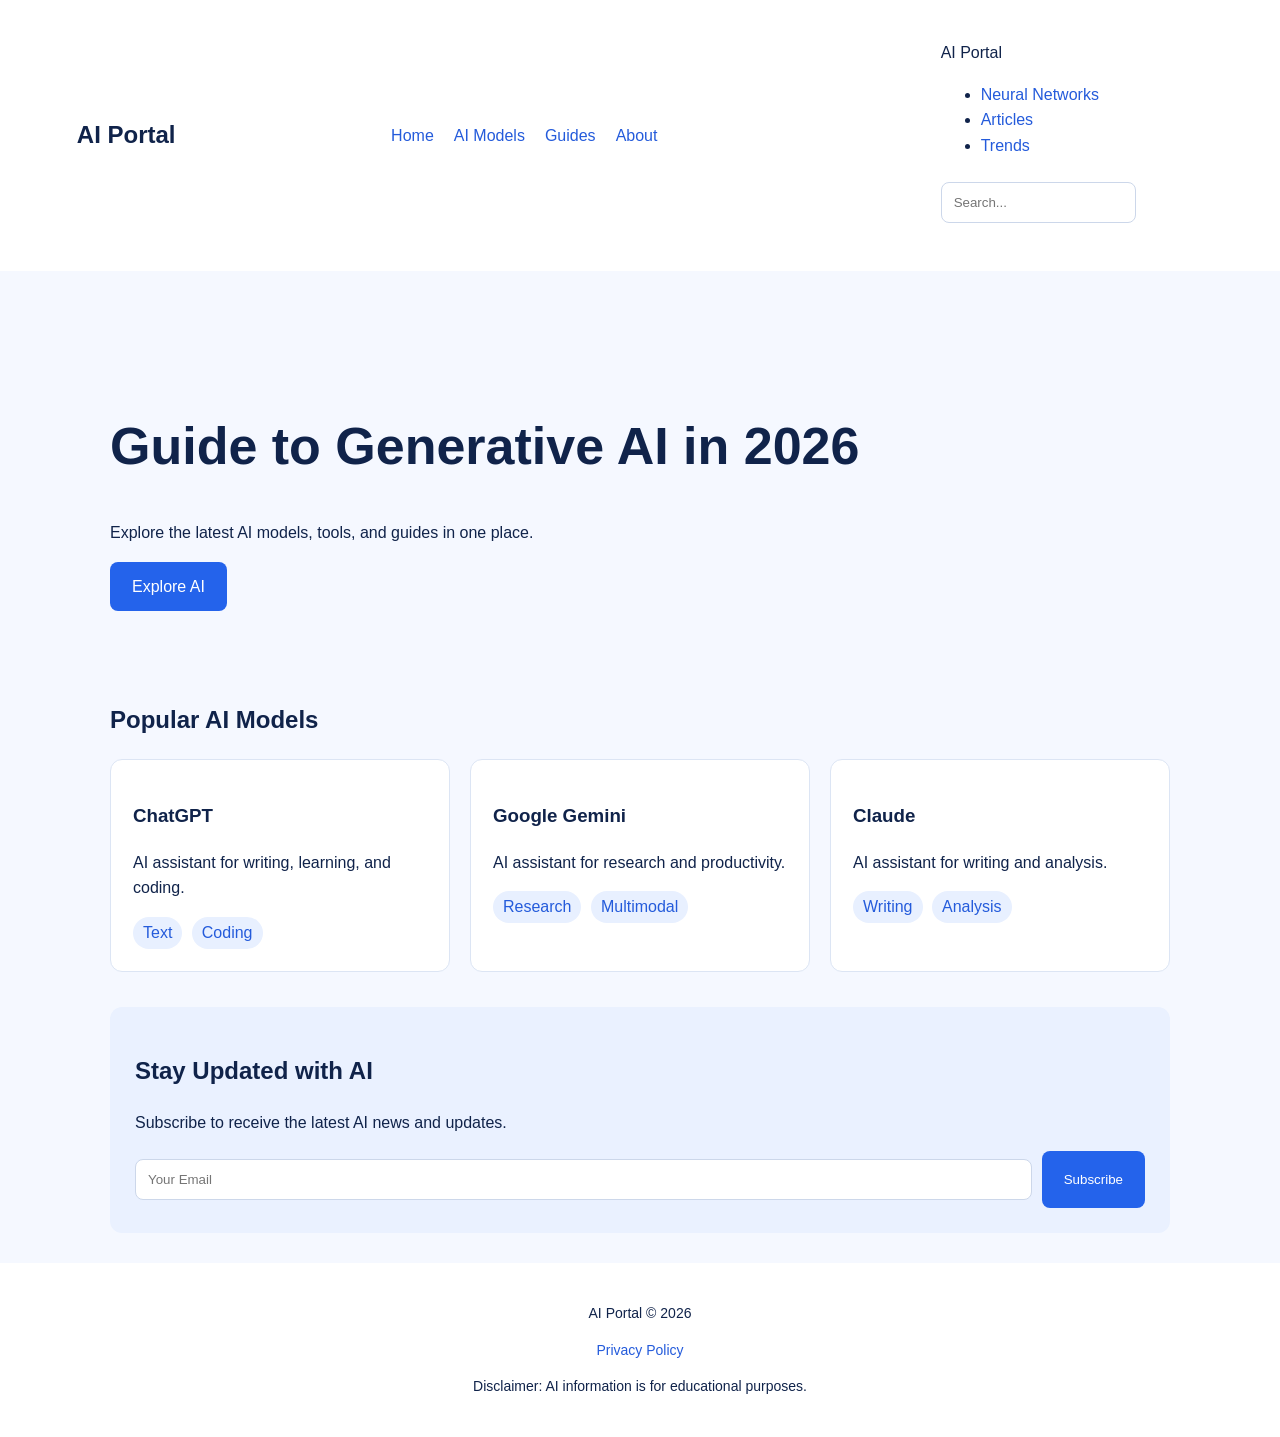
<file: index.html>
<!DOCTYPE html>
<html lang="en">
<head>
  <meta charset="UTF-8">
  <meta name="viewport" content="width=device-width, initial-scale=1.0">
  <title>AI Portal</title>
  <link rel="stylesheet" href="style.css">
</head>
<body>
  <header>
    <h2>AI Portal</h2>
    <nav>
      <a href="#home">Home</a>
      <a href="#models">AI Models</a>
      <a href="#guides">Guides</a>
      <a href="#about">About</a>
    </nav>
    <header class="header">
  <div class="container">
    <div class="logo">AI Portal</div>
    
    <!-- Навигация с рубрикатором -->
    <nav class="nav">
      <ul class="nav-list" id="navList">
        <li><a href="#">Neural Networks</a></li>
        <li><a href="#">Articles</a></li>
        <li><a href="#">Trends</a></li>
      </ul>
    </nav>

    <!-- Поиск -->
    <div class="search-box">
      <input type="text" placeholder="Search...">
    </div>

    <!-- Иконка «бургер» из трех полосок -->
    <div class="burger-menu" id="burgerBtn">
      <span></span>
      <span></span>
      <span></span>
    </div>
  </div>
</header>
  </header>

  <main>
    <section class="hero" id="home">
      <h1>Guide to Generative AI in 2026</h1>
      <p>Explore the latest AI models, tools, and guides in one place.</p>
      <a class="button" href="#models">Explore AI</a>
    </section>

    <section id="models">
      <h2>Popular AI Models</h2>
      <div class="cards">
        <article class="card">
          <h3>ChatGPT</h3>
          <p>AI assistant for writing, learning, and coding.</p>
          <span>Text</span> <span>Coding</span>
        </article>
        <article class="card">
          <h3>Google Gemini</h3>
          <p>AI assistant for research and productivity.</p>
          <span>Research</span> <span>Multimodal</span>
        </article>
        <article class="card">
          <h3>Claude</h3>
          <p>AI assistant for writing and analysis.</p>
          <span>Writing</span> <span>Analysis</span>
        </article>
      </div>
    </section>

    <section class="subscribe" id="guides">
      <h2>Stay Updated with AI</h2>
      <p>Subscribe to receive the latest AI news and updates.</p>
      <form onsubmit="event.preventDefault(); alert('Thank you for subscribing!');">
        <input type="email" placeholder="Your Email" required>
        <button type="submit">Subscribe</button>
      </form>
    </section>
  </main>

  <footer id="about">
    <p>AI Portal © 2026</p>
    <a href="#about">Privacy Policy</a>
    <p>Disclaimer: AI information is for educational purposes.</p>
  </footer>
</body>
</html>
</file>
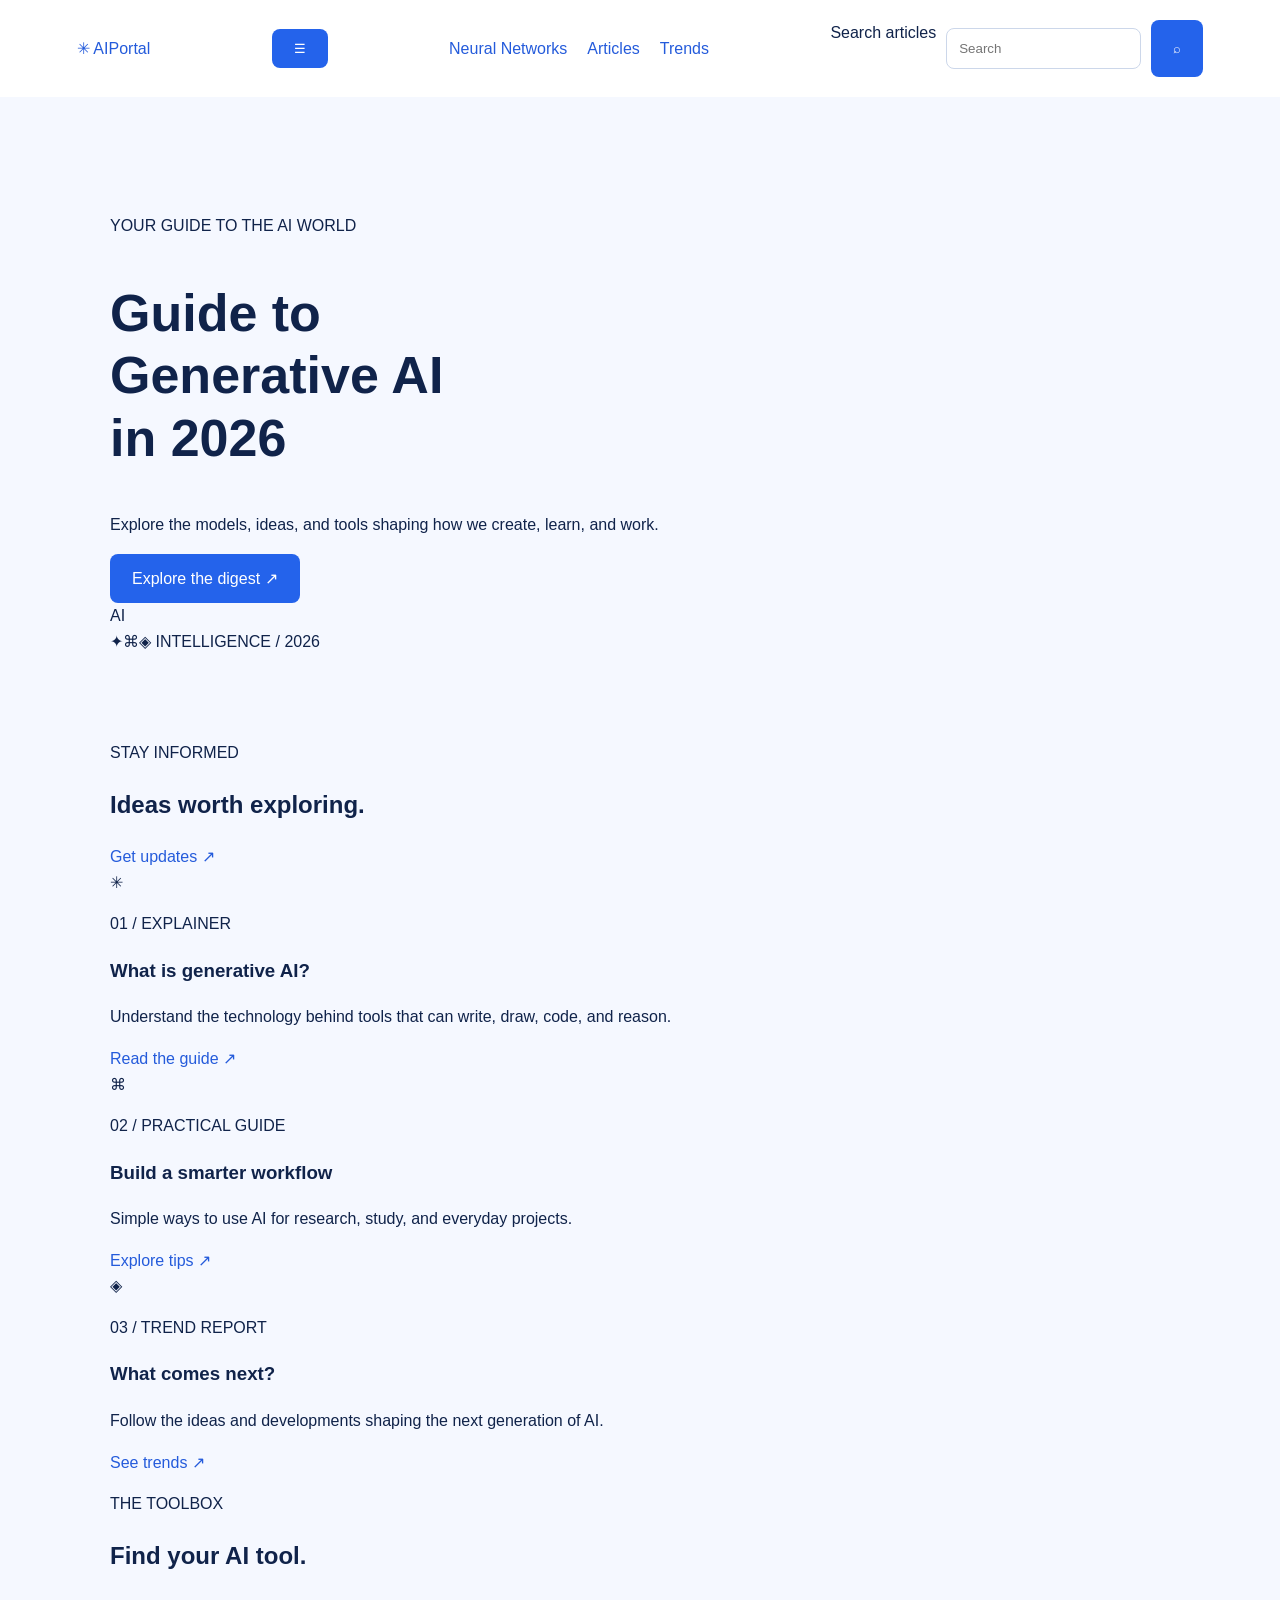
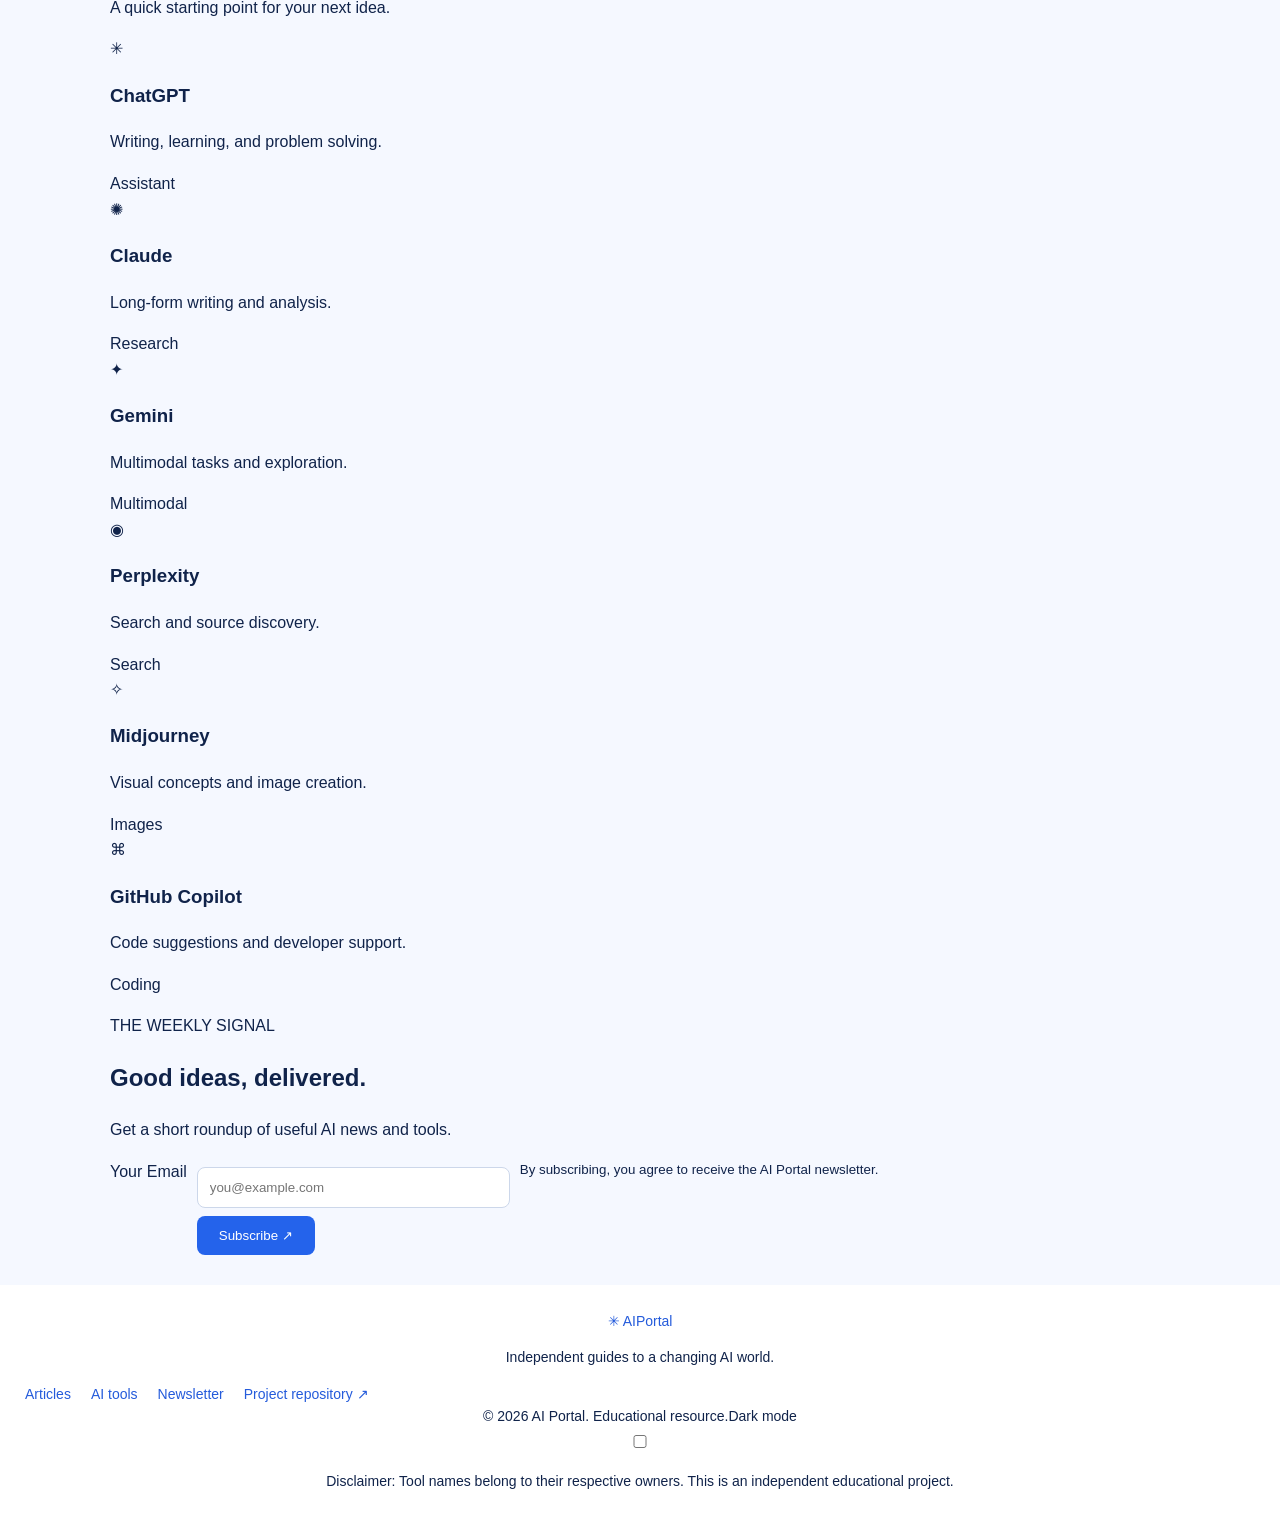
<file: index[1].html>
<!DOCTYPE html>
<html lang="en">
<head>
  <meta charset="UTF-8">
  <meta name="viewport" content="width=device-width, initial-scale=1.0">
  <meta name="description" content="News, guides and tools for generative artificial intelligence.">
  <title>AI Portal — Generative AI in 2026</title>
  <link rel="stylesheet" href="style.css">
</head>
<body>
  <header class="site-header">
    <a class="logo" href="#" aria-label="AI Portal home"><span class="logo-mark">✳</span> AI<span>Portal</span></a>
    <button class="menu-toggle" aria-label="Open navigation" aria-expanded="false">☰</button>
    <nav class="navigation" aria-label="Main navigation">
      <a href="#models">Neural Networks</a>
      <a href="#articles">Articles</a>
      <a href="#trends">Trends</a>
    </nav>
    <form class="search-form" role="search" action="#">
      <label class="visually-hidden" for="search">Search articles</label>
      <input id="search" type="search" placeholder="Search">
      <button type="submit" aria-label="Search">⌕</button>
    </form>
  </header>

  <main>
    <section class="hero" id="trends">
      <div class="hero-content">
        <p class="eyebrow"><span class="status-dot"></span> YOUR GUIDE TO THE AI WORLD</p>
        <h1>Guide to<br><span>Generative AI</span><br>in 2026</h1>
        <p class="hero-copy">Explore the models, ideas, and tools shaping how we create, learn, and work.</p>
        <a class="button button-primary" href="#articles">Explore the digest <span aria-hidden="true">↗</span></a>
      </div>
      <div class="hero-art" aria-label="Abstract digital AI illustration" role="img">
        <div class="orbit orbit-one"></div><div class="orbit orbit-two"></div>
        <div class="core"><span>AI</span></div>
        <span class="node node-one">✦</span><span class="node node-two">⌘</span><span class="node node-three">◈</span>
        <span class="art-caption">INTELLIGENCE / 2026</span>
      </div>
    </section>

    <section class="section articles-section" id="articles">
      <div class="section-heading">
        <div><p class="eyebrow">STAY INFORMED</p><h2>Ideas worth exploring<span>.</span></h2></div>
        <a class="text-link" href="#newsletter">Get updates ↗</a>
      </div>
      <section class="feature-grid" aria-label="Featured AI topics">
        <article class="feature-card feature-large">
          <div class="card-icon purple">✳</div><p class="card-label">01 / EXPLAINER</p>
          <h3>What is generative AI?</h3>
          <p>Understand the technology behind tools that can write, draw, code, and reason.</p>
          <a href="#newsletter" class="card-link">Read the guide <span>↗</span></a>
        </article>
        <article class="feature-card">
          <div class="card-icon green">⌘</div><p class="card-label">02 / PRACTICAL GUIDE</p>
          <h3>Build a smarter workflow</h3>
          <p>Simple ways to use AI for research, study, and everyday projects.</p>
          <a href="#newsletter" class="card-link">Explore tips <span>↗</span></a>
        </article>
        <article class="feature-card">
          <div class="card-icon orange">◈</div><p class="card-label">03 / TREND REPORT</p>
          <h3>What comes next?</h3>
          <p>Follow the ideas and developments shaping the next generation of AI.</p>
          <a href="#newsletter" class="card-link">See trends <span>↗</span></a>
        </article>
      </section>
    </section>

    <section class="section models-section" id="models">
      <div class="section-heading">
        <div><p class="eyebrow">THE TOOLBOX</p><h2>Find your AI tool<span>.</span></h2></div>
        <p class="section-note">A quick starting point for your next idea.</p>
      </div>
      <section class="model-grid" aria-label="AI model catalog">
        <article class="model-card"><div class="model-symbol symbol-openai">✳</div><div><h3>ChatGPT</h3><p>Writing, learning, and problem solving.</p></div><span class="tag">Assistant</span></article>
        <article class="model-card"><div class="model-symbol symbol-claude">✺</div><div><h3>Claude</h3><p>Long-form writing and analysis.</p></div><span class="tag">Research</span></article>
        <article class="model-card"><div class="model-symbol symbol-gemini">✦</div><div><h3>Gemini</h3><p>Multimodal tasks and exploration.</p></div><span class="tag">Multimodal</span></article>
        <article class="model-card"><div class="model-symbol symbol-perplexity">◉</div><div><h3>Perplexity</h3><p>Search and source discovery.</p></div><span class="tag">Search</span></article>
        <article class="model-card"><div class="model-symbol symbol-midjourney">✧</div><div><h3>Midjourney</h3><p>Visual concepts and image creation.</p></div><span class="tag">Images</span></article>
        <article class="model-card"><div class="model-symbol symbol-github">⌘</div><div><h3>GitHub Copilot</h3><p>Code suggestions and developer support.</p></div><span class="tag">Coding</span></article>
      </section>
    </section>

    <section class="newsletter" id="newsletter">
      <div><p class="eyebrow">THE WEEKLY SIGNAL</p><h2>Good ideas, delivered.</h2><p>Get a short roundup of useful AI news and tools.</p></div>
      <form class="newsletter-form" action="#" method="get">
        <label for="email">Your Email</label>
        <div class="email-row"><input id="email" name="email" type="email" placeholder="you@example.com" required pattern="[a-zA-Z0-9._%+-]+@[a-zA-Z0-9.-]+\.[a-zA-Z]{2,}$"><button type="submit">Subscribe ↗</button></div>
        <small>By subscribing, you agree to receive the AI Portal newsletter.</small>
      </form>
    </section>
  </main>

  <footer class="site-footer">
    <a class="logo footer-logo" href="#"><span class="logo-mark">✳</span> AI<span>Portal</span></a>
    <p>Independent guides to a changing AI world.</p>
    <nav class="footer-links" aria-label="Footer navigation"><a href="#articles">Articles</a><a href="#models">AI tools</a><a href="#newsletter">Newsletter</a><a href="https://github.com/" target="_blank" rel="noopener">Project repository ↗</a></nav>
    <div class="footer-bottom"><span>© 2026 AI Portal. Educational resource.</span><label class="theme-control" for="theme-toggle">Dark mode <input id="theme-toggle" type="checkbox" aria-label="Toggle dark theme"><span class="switch"></span></label></div>
    <p class="disclaimer">Disclaimer: Tool names belong to their respective owners. This is an independent educational project.</p>
  </footer>
  <script>
    const menuButton = document.querySelector('.menu-toggle');
    const navigation = document.querySelector('.navigation');
    menuButton.addEventListener('click', () => {
      const isOpen = navigation.classList.toggle('is-open');
      menuButton.setAttribute('aria-expanded', String(isOpen));
      menuButton.textContent = isOpen ? '✕' : '☰';
    });
    document.querySelector('#theme-toggle').addEventListener('change', (event) => {
      document.body.classList.toggle('dark-theme', event.target.checked);
    });
  </script>
</body>
</html>
</file>
<file: style.css>
* {
  box-sizing: border-box;
}

body {
  margin: 0;
  font-family: Arial, sans-serif;
  color: #10234a;
  background: #f5f8ff;
  line-height: 1.6;
}

header {
  background: white;
  padding: 20px 6%;
  display: flex;
  justify-content: space-between;
  align-items: center;
  flex-wrap: wrap;
  gap: 15px;
}

header h2 {
  margin: 0;
}

nav {
  display: flex;
  gap: 20px;
  flex-wrap: wrap;
}

a {
  color: #245bdb;
  text-decoration: none;
}

main {
  max-width: 1100px;
  margin: auto;
  padding: 30px 20px;
}

.hero {
  padding: 40px 0;
}

h1 {
  font-size: 42px;
  line-height: 1.2;
}

.button, button {
  display: inline-block;
  background: #2463eb;
  color: white;
  padding: 12px 22px;
  border: 0;
  border-radius: 8px;
  cursor: pointer;
}

.cards {
  display: grid;
  grid-template-columns: 1fr;
  gap: 20px;
}

.card {
  background: white;
  border: 1px solid #dce5f4;
  border-radius: 12px;
  padding: 22px;
}

.card span {
  display: inline-block;
  background: #e8f0ff;
  color: #245bdb;
  padding: 3px 10px;
  border-radius: 20px;
  margin-right: 5px;
}

.subscribe {
  margin-top: 35px;
  padding: 25px;
  background: #eaf1ff;
  border-radius: 12px;
}

input {
  width: 100%;
  padding: 12px;
  border: 1px solid #ccd7ea;
  border-radius: 8px;
  margin: 8px 0;
}

footer {
  background: white;
  padding: 25px;
  text-align: center;
  font-size: 14px;
}

@media (min-width: 1024px) {
  .cards {
    grid-template-columns: repeat(3, 1fr);
  }

  .hero {
    padding: 70px 0;
  }

  h1 {
    font-size: 52px;
  }

  form {
    display: flex;
    gap: 10px;
  }

  input {
    flex: 1;
  }
}
<header class="header">
  <div class="container">
    <div class="logo">AI Portal</div>
    
    <!-- Навигация с рубрикатором -->
    <nav class="nav">
      <ul class="nav-list" id="navList">
        <li><a href="#">Neural Networks</a></li>
        <li><a href="#">Articles</a></li>
        <li><a href="#">Trends</a></li>
      </ul>
    </nav>

    <!-- Поиск -->
    <div class="search-box">
      <input type="text" placeholder="Search...">
    </div>

    <!-- Иконка «бургер» из трех полосок -->
    <div class="burger-menu" id="burgerBtn">
      <span></span>
      <span></span>
      <span></span>
    </div>
  </div>
</header>
</file>
